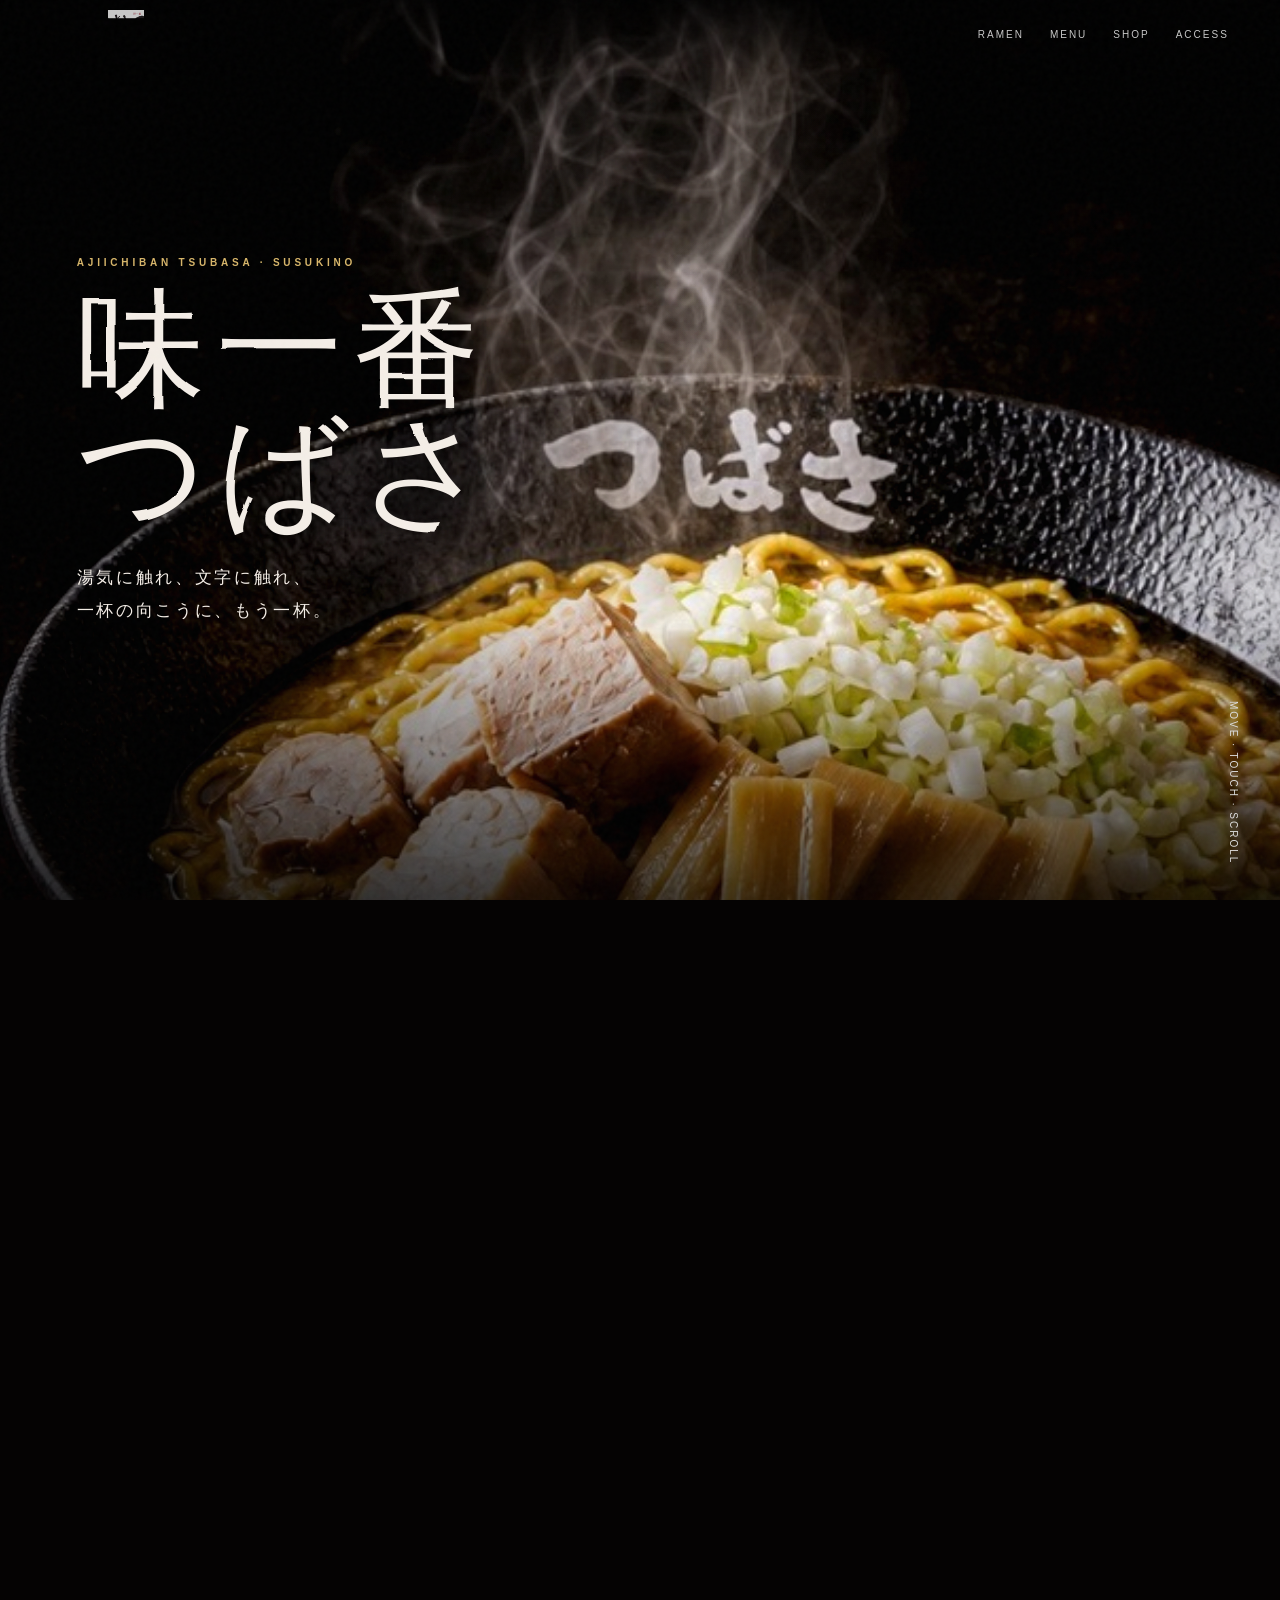
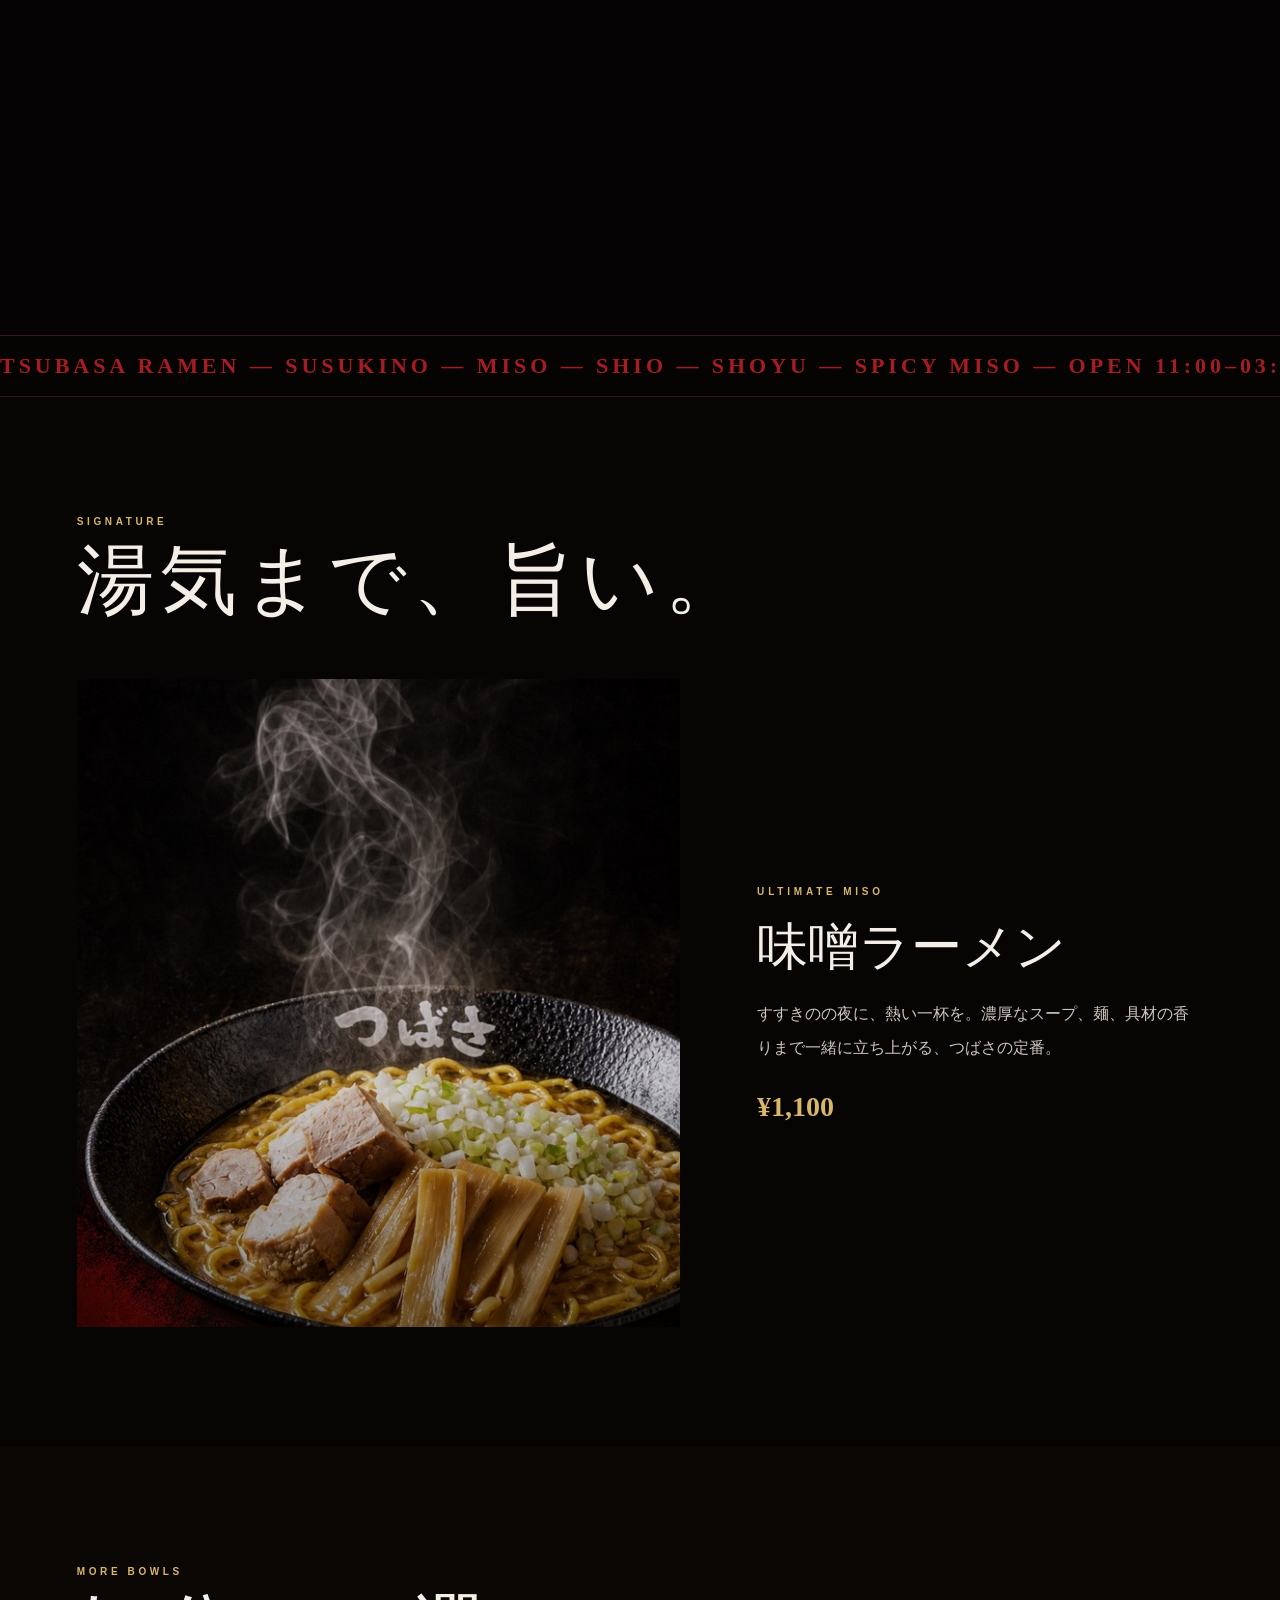
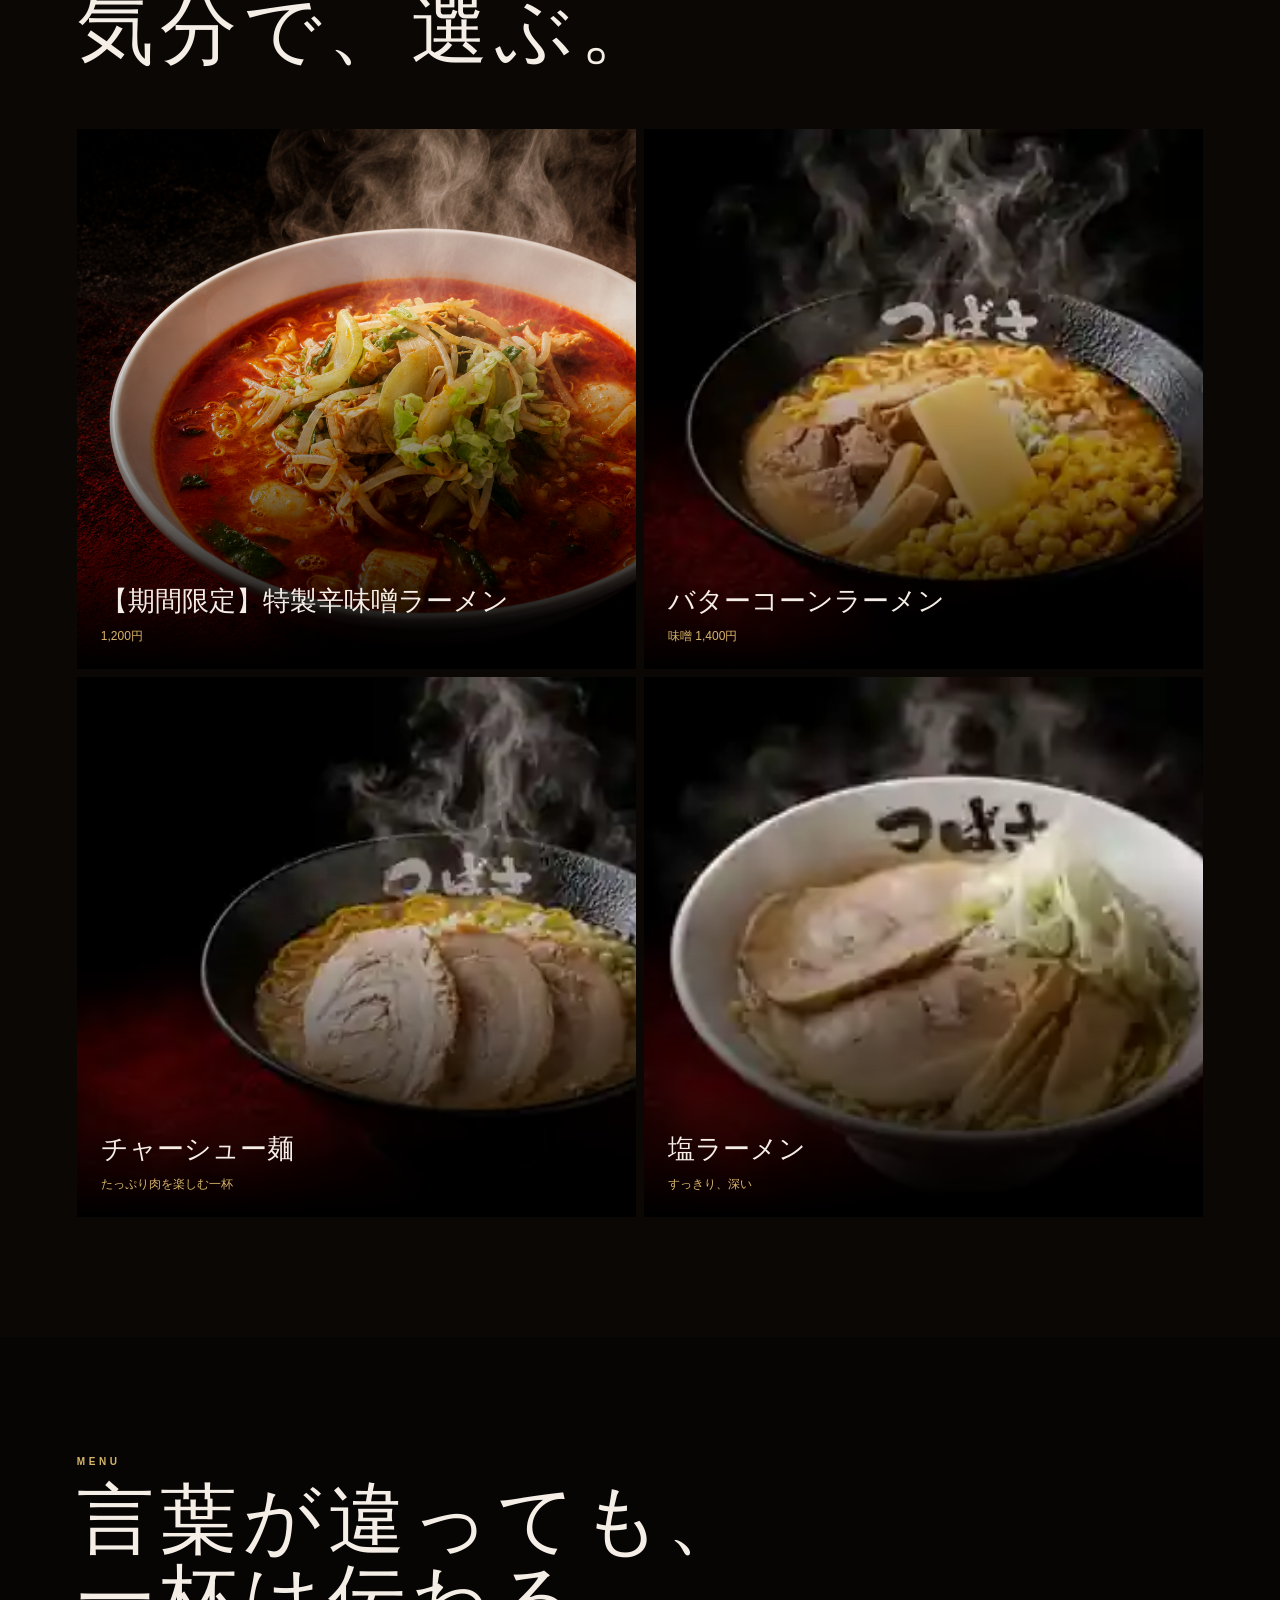
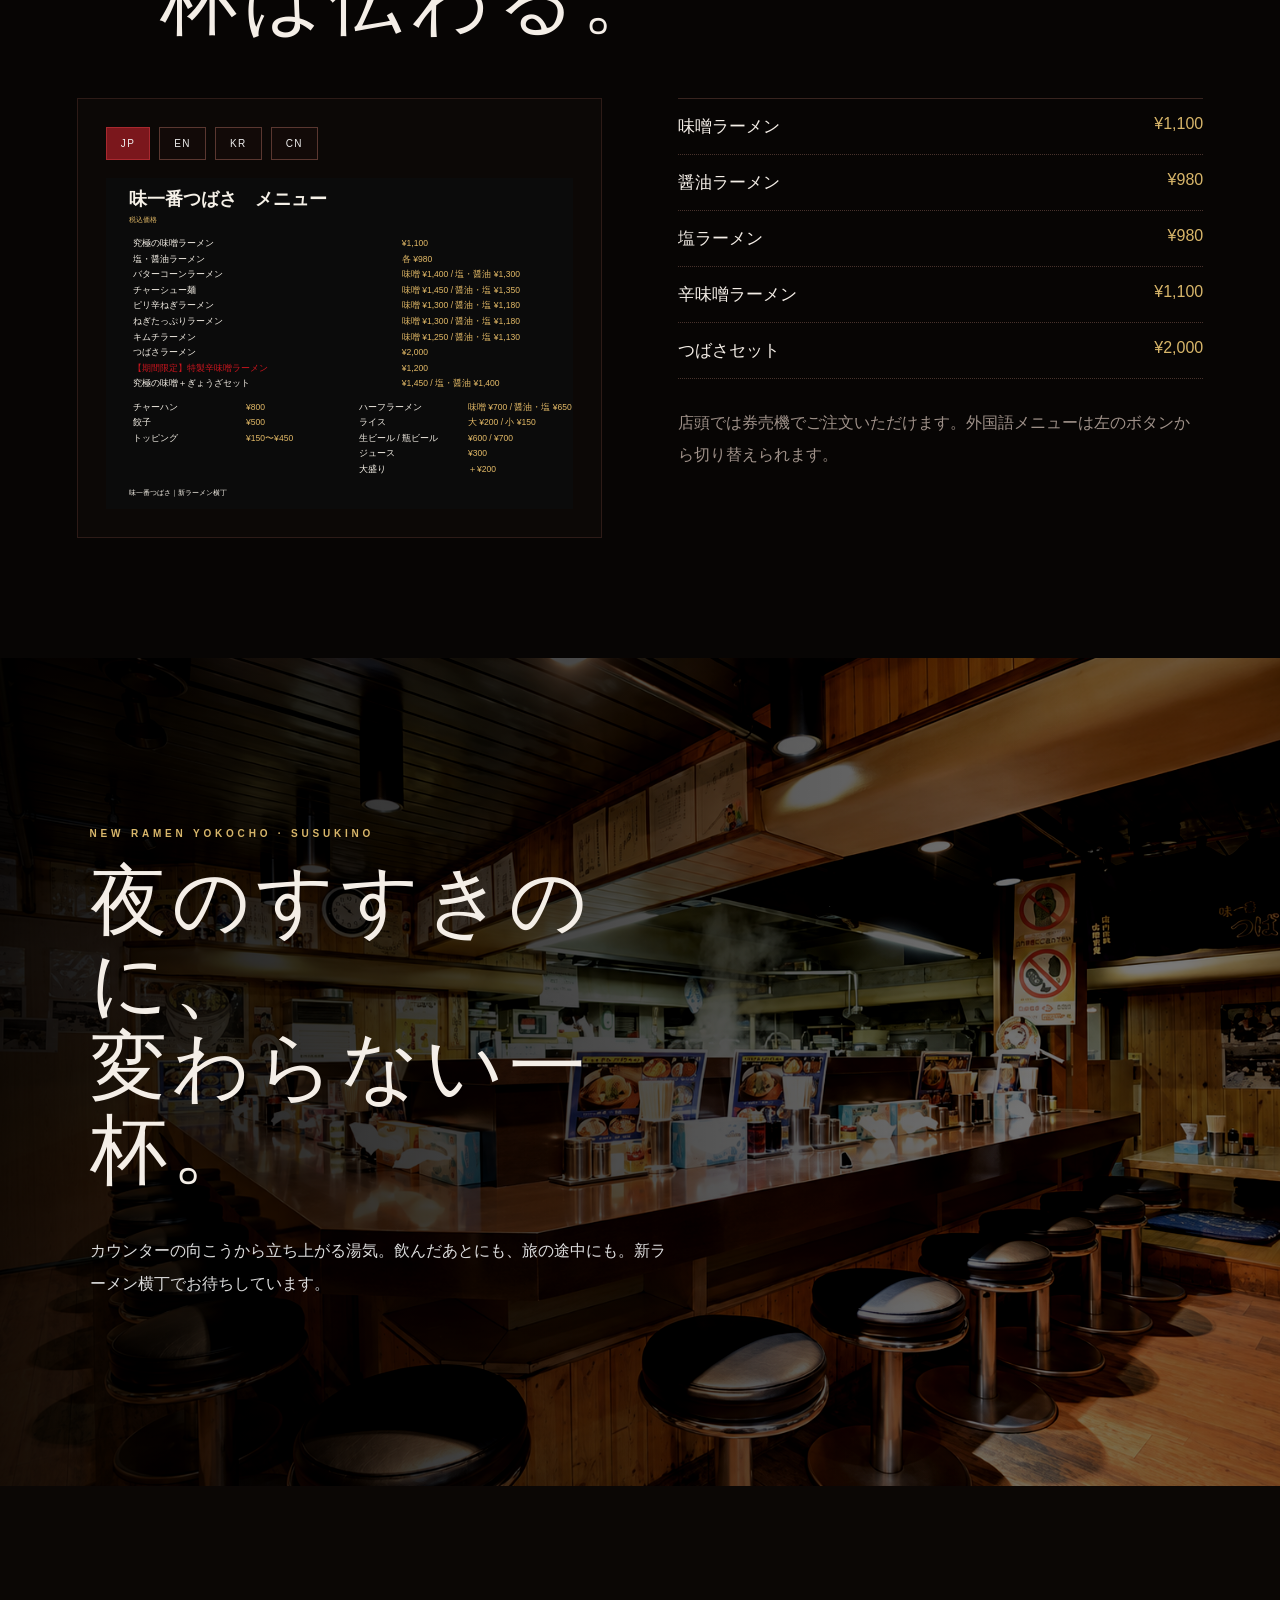
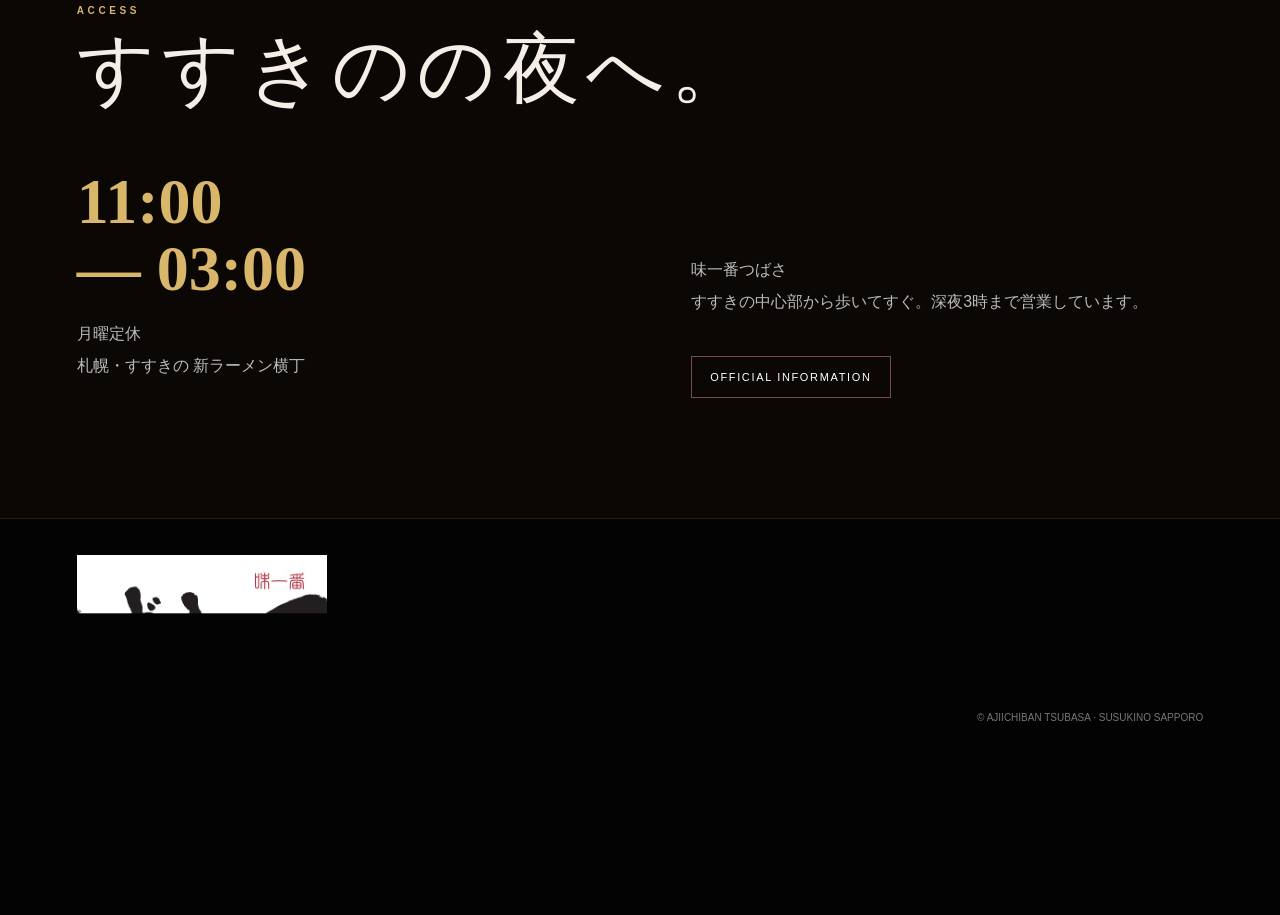
<file: index.html>
<!doctype html><html lang="ja"><head><meta charset="utf-8"><meta name="viewport" content="width=device-width,initial-scale=1,viewport-fit=cover"><meta name="theme-color" content="#050303"><title>味一番つばさ｜札幌すすきの 新ラーメン横丁</title><style>:root{--red:#c91b22;--gold:#d8b66a;--paper:#f4eee7;--ink:#080403}*{box-sizing:border-box}html{scroll-behavior:smooth;background:#050303}body{margin:0;background:#050303;color:var(--paper);font-family:-apple-system,BlinkMacSystemFont,"Hiragino Sans","Yu Gothic",sans-serif;overflow-x:hidden}.nav{position:fixed;z-index:80;left:0;right:0;top:0;height:68px;padding:0 4vw;display:flex;align-items:center;justify-content:space-between;background:linear-gradient(#000d,transparent)}.nav img{width:150px;max-height:46px;object-fit:contain}.navlinks{display:flex;gap:26px}.nav a{color:#fff;text-decoration:none;font-size:10px;letter-spacing:.2em;opacity:.78}.hero{height:215vh;position:relative}.sticky{position:sticky;top:0;height:100svh;overflow:hidden;background:#000}.photo,.reveal{position:absolute;inset:0;background-size:cover;background-position:center 54%;transform:scale(1.035)}.photo{background-image:linear-gradient(90deg,rgba(0,0,0,.5),rgba(0,0,0,.03) 62%,rgba(0,0,0,.2)),url("./assets/ramen-user.jpg");filter:brightness(1.05) contrast(1.08) saturate(1.04)}.reveal{background-image:linear-gradient(90deg,rgba(0,0,0,.24),rgba(0,0,0,.02)),url("./assets/food/limited.webp");clip-path:circle(var(--reveal,0px) at var(--mx,50%) var(--my,50%));filter:brightness(1.06) saturate(1.18) contrast(1.12)}canvas.fx{position:absolute;inset:0;width:100%;height:100%;pointer-events:none}.ink{z-index:3;mix-blend-mode:multiply;opacity:var(--inkOpacity, 1)}.steam{z-index:4;mix-blend-mode:screen}.particles{z-index:7}.shade{position:absolute;inset:0;z-index:5;pointer-events:none;background:linear-gradient(0deg,#000b 0,transparent 30%,transparent 78%,#0004)}.brand{position:absolute;z-index:8;left:6vw;top:50%;transform:translateY(calc(-50% + var(--brandY,0)));max-width:82vw;opacity:var(--brandOpacity, 1)}.eyebrow{font:600 10px/1.4 -apple-system,sans-serif;letter-spacing:.38em;color:var(--gold);margin-bottom:20px}.liquidTitle{margin:0;font:400 clamp(58px, 10vw, 150px)/0.95 "Yu Mincho","Hiragino Mincho ProN",serif;letter-spacing:.08em;display:inline-block;filter:url(#liquid);text-shadow:0 8px 32px #000}.liquidTitle span{display:block}.lead{font:400 clamp(13px, 1.3vw, 18px)/2 "Yu Mincho",serif;letter-spacing:.16em;margin-top:28px;text-shadow:0 3px 18px #000}.hint{position:absolute;z-index:9;right:3vw;bottom:4vh;font:10px/1.7 -apple-system,sans-serif;letter-spacing:.2em;color:#ddd;writing-mode:vertical-rl;opacity:var(--hintOpacity, 1)}.progress{position:absolute;z-index:10;left:0;bottom:0;height:2px;width:var(--progress,0%);background:var(--red);box-shadow:0 0 16px #ff2930}.phase{position:absolute;z-index:9;left:50%;bottom:7vh;transform:translateX(-50%);font:9px/1.6 -apple-system,sans-serif;letter-spacing:.28em;color:#eee;text-shadow:0 2px 12px #000;opacity:var(--phaseOpacity, 0);white-space:nowrap}.section{position:relative;padding:120px 6vw;background:#070504}.section.alt{background:#0b0705}.headline{margin:0 0 58px;font:400 clamp(42px, 6vw, 86px)/1.04 "Yu Mincho",serif;letter-spacing:.08em}.headline small{display:block;margin-bottom:14px;color:var(--gold);font:700 10px/1 sans-serif;letter-spacing:.36em}.signatureGrid{display:grid;grid-template-columns:1.15fr 0.85fr;gap:6vw;align-items:center}.featurePhoto{position:relative;min-height:72vh;overflow:hidden;background:#111}.featurePhoto img{width:100%;height:100%;position:absolute;inset:0;object-fit:cover;transition:transform 1.2s cubic-bezier(.2, .7, .2, 1)}.featurePhoto:hover img{transform:scale(1.035)}.featurePhoto:after{content:"";position:absolute;inset:0;background:linear-gradient(0deg,#0007,transparent 58%)}.copyBlock h3{font:400 clamp(36px, 4vw, 66px)/1.1 "Yu Mincho",serif;margin:0 0 22px}.copyBlock p{color:#cfc5bd;line-height:2.1;max-width:560px}.price{margin-top:28px;color:var(--gold);font:700 28px/1 Georgia,serif}.cards{display:grid;grid-template-columns:repeat(2,1fr);gap:8px}.card{position:relative;min-height:540px;overflow:hidden;background:#111}.card img{position:absolute;inset:0;width:100%;height:100%;object-fit:cover;transition:.9s}.card:hover img{transform:scale(1.04)}.card:after{content:"";position:absolute;inset:0;z-index:2;background:linear-gradient(0deg,#000 0,transparent 65%)}.card-steam{position:absolute;inset:0;z-index:1;width:100%;height:100%;pointer-events:none;mix-blend-mode:screen}.cap{position:absolute;z-index:3;left:24px;right:20px;bottom:24px}.cap h3{font:400 27px "Yu Mincho",serif;margin:0 0 7px}.cap span{color:var(--gold);font-size:12px}.menuStage{display:grid;grid-template-columns:1fr 1fr;gap:6vw;align-items:start}.menuArt{position:sticky;top:90px;padding:28px;border:1px solid #2d1b17;background:#0c0806}.menuArt img{display:block;width:100%;height:auto}.langButtons{display:flex;gap:9px;flex-wrap:wrap;margin-bottom:18px}.langButtons button{border:1px solid #5a3730;background:#120a08;color:#eee;padding:10px 14px;cursor:pointer;font-size:10px;letter-spacing:.14em}.langButtons button.on{background:#7b171c;border-color:#a9292f}.menuList{border-top:1px solid #38241f}.menuRow{display:flex;justify-content:space-between;gap:18px;padding:16px 0;border-bottom:1px dotted #47322c}.menuRow b{font:400 17px "Yu Mincho",serif}.menuRow span{color:var(--gold);white-space:nowrap}.store{min-height:92vh;position:relative;overflow:hidden;background:#000}.storeBg{position:absolute;inset:0;background:url("./assets/store-interior.png") center/cover no-repeat;filter:brightness(.48) contrast(1.08);transform:scale(1.02)}.store:after{content:"";position:absolute;inset:0;background:linear-gradient(90deg,#000c 0,#0005 52%,transparent 85%)}.storeCopy{position:relative;z-index:2;min-height:92vh;padding:12vh 7vw;display:flex;flex-direction:column;justify-content:center;width:min(760px,90vw)}.storeCopy h2{font:400 clamp(44px, 6vw, 88px)/1.08 "Yu Mincho",serif;margin:0 0 25px;letter-spacing:.07em}.storeCopy p{line-height:2.1;color:#ddd}.access{display:grid;grid-template-columns:1fr 1fr;gap:8vw;align-items:end}.hours{font:700 clamp(38px, 5vw, 70px)/1.05 Georgia,serif;color:var(--gold)}.access p{line-height:2;color:#bbb}.cta{display:inline-flex;margin-top:22px;padding:14px 18px;border:1px solid #7b4c42;color:#fff;text-decoration:none;font-size:11px;letter-spacing:.15em}.marquee{overflow:hidden;white-space:nowrap;border-block:1px solid #38191a;background:#060303;padding:17px 0;color:#a51d23;font:900 22px Georgia,serif;letter-spacing:.18em}.marquee span{display:inline-block;animation:mq 28s linear infinite}.grain{position:fixed;inset:0;z-index:90;pointer-events:none;opacity:.05;background-image:url("data:image/svg+xml,%3Csvg viewBox='0 0 180 180' xmlns='http://www.w3.org/2000/svg'%3E%3Cfilter id='n'%3E%3CfeTurbulence type='fractalNoise' baseFrequency='.9' numOctaves='3'/%3E%3C/filter%3E%3Crect width='100%25' height='100%25' filter='url(%23n)' opacity='.55'/%3E%3C/svg%3E")}footer{padding:36px 6vw;background:#030303;border-top:1px solid #2b1816;color:#777;font-size:10px;display:flex;justify-content:space-between;gap:20px;align-items:center}footer img{width:min(250px,45vw)}@keyframes mq{to{transform:translateX(-50%)}}@media (max-width:820px){.nav{height:58px;padding:0 15px}.nav img{width:120px}.navlinks a:not(:last-child){display:none}.hero{height:190vh}.brand{left:7vw;top:56%}.liquidTitle{font-size:clamp(48px, 16vw, 82px)}.lead{font-size:12px}.photo,.reveal{background-position:center 52%}.hint{right:12px}.eyebrow{letter-spacing:.24em}.phase{font-size:8px;letter-spacing:.18em}.section{padding:80px 20px}.access,.menuStage,.signatureGrid{grid-template-columns:1fr}.featurePhoto{min-height:62svh}.cards{grid-template-columns:1fr}.card{min-height:65svh}.menuArt{position:relative;top:auto}.storeCopy{padding:90px 24px}.storeCopy h2{font-size:clamp(40px, 12vw, 66px)}footer{display:block;line-height:2}}@media (prefers-reduced-motion:reduce){*{animation:none!important;transition:none!important}.liquidTitle{filter:none}.card-steam{display:none}}</style></head><body><div class="grain"></div><header class="nav"><a href="#top"><img src="assets/logo-horizontal.jpg" alt="味一番つばさ"></a><nav class="navlinks"><a href="#ramen">RAMEN</a><a href="#menu">MENU</a><a href="#shop">SHOP</a><a href="#access">ACCESS</a></nav></header><main><section class="hero" id="top"><div class="sticky" id="stage"><div class="photo"></div><div class="reveal"></div><canvas class="fx ink" id="ink"></canvas><canvas class="fx steam" id="steam"></canvas><div class="shade"></div><canvas class="fx particles" id="particles"></canvas><div class="brand"><div class="eyebrow">AJIICHIBAN TSUBASA · SUSUKINO</div><h1 class="liquidTitle" id="title"><span>味一番</span><span>つばさ</span></h1><p class="lead">湯気に触れ、文字に触れ、<br>一杯の向こうに、もう一杯。</p></div><div class="hint">MOVE · TOUCH · SCROLL</div><div class="phase">INK BECOMES PARTICLES</div><div class="progress"></div><svg width="0" height="0" aria-hidden="true"><filter id="liquid"><feTurbulence id="noise" type="fractalNoise" baseFrequency=".008 .02" numOctaves="2" seed="3" result="n"/><feDisplacementMap id="disp" in="SourceGraphic" in2="n" scale="0" xChannelSelector="R" yChannelSelector="B"/></filter></svg></div></section><div class="marquee"><span>TSUBASA RAMEN — SUSUKINO — MISO — SHIO — SHOYU — SPICY MISO — OPEN 11:00–03:00 — TSUBASA RAMEN — SUSUKINO — MISO — SHIO — SHOYU — SPICY MISO — OPEN 11:00–03:00 —</span></div><section class="section" id="ramen"><h2 class="headline"><small>SIGNATURE</small>湯気まで、旨い。</h2><div class="signatureGrid"><div class="featurePhoto"><img src="assets/ramen-user.jpg" alt="味一番つばさのラーメン"></div><div class="copyBlock"><div class="eyebrow">ULTIMATE MISO</div><h3>味噌ラーメン</h3><p>すすきのの夜に、熱い一杯を。濃厚なスープ、麺、具材の香りまで一緒に立ち上がる、つばさの定番。</p><div class="price">¥1,100</div></div></div></section><section class="section alt"><h2 class="headline"><small>MORE BOWLS</small>気分で、選ぶ。</h2><div class="cards"><article class="card"><img src="assets/spicy-miso-limited.png" alt="期間限定 特製辛味噌ラーメン"><div class="cap"><h3>【期間限定】特製辛味噌ラーメン</h3><span>1,200円</span></div></article><article class="card steaming-card"><img src="assets/food/butter.webp" alt="バターコーンラーメン"><canvas class="card-steam" aria-hidden="true"></canvas><div class="cap"><h3>バターコーンラーメン</h3><span>味噌 1,400円</span></div></article><article class="card"><img src="assets/food/chashu.webp" alt="チャーシュー麺"><div class="cap"><h3>チャーシュー麺</h3><span>たっぷり肉を楽しむ一杯</span></div></article><article class="card"><img src="assets/food/shio.webp" alt="塩ラーメン"><div class="cap"><h3>塩ラーメン</h3><span>すっきり、深い</span></div></article></div></section><section class="section" id="menu"><h2 class="headline"><small>MENU</small>言葉が違っても、<br>一杯は伝わる。</h2><div class="menuStage"><div class="menuArt"><div class="langButtons"><button class="on" data-menu="ja">JP</button><button data-menu="en">EN</button><button data-menu="ko">KR</button><button data-menu="zh">CN</button></div><img id="menuImage" src="assets/menu/menu-ja.svg" alt="メニュー"></div><div><div class="menuList"><div class="menuRow"><b>味噌ラーメン</b><span>¥1,100</span></div><div class="menuRow"><b>醤油ラーメン</b><span>¥980</span></div><div class="menuRow"><b>塩ラーメン</b><span>¥980</span></div><div class="menuRow"><b>辛味噌ラーメン</b><span>¥1,100</span></div><div class="menuRow"><b>つばさセット</b><span>¥2,000</span></div></div><p style="color:#9f9189;line-height:2;margin-top:28px">店頭では券売機でご注文いただけます。外国語メニューは左のボタンから切り替えられます。</p></div></div></section><section class="store" id="shop"><div class="storeBg"></div><div class="storeCopy"><div class="eyebrow">NEW RAMEN YOKOCHO · SUSUKINO</div><h2>夜のすすきのに、<br>変わらない一杯。</h2><p>カウンターの向こうから立ち上がる湯気。飲んだあとにも、旅の途中にも。新ラーメン横丁でお待ちしています。</p></div></section><section class="section alt" id="access"><h2 class="headline"><small>ACCESS</small>すすきのの夜へ。</h2><div class="access"><div><div class="hours">11:00<br>— 03:00</div><p>月曜定休<br>札幌・すすきの 新ラーメン横丁</p></div><div><p>味一番つばさ<br>すすきの中心部から歩いてすぐ。深夜3時まで営業しています。</p><a class="cta" href="https://www.tubasa-susukino.com/">OFFICIAL INFORMATION</a></div></div></section></main><footer><img src="assets/logo-horizontal.jpg" alt="味一番つばさ"><span>© AJIICHIBAN TSUBASA · SUSUKINO SAPPORO</span></footer><script>(()=>{const t=document.querySelector("#stage"),e=document.querySelector(".hero"),a=document.querySelector("#ink"),n=document.querySelector("#steam"),o=document.querySelector("#particles"),r=a.getContext("2d"),i=n.getContext("2d"),l=o.getContext("2d"),s=document.querySelector("#title"),h=document.querySelector("#disp"),c=document.querySelector("#noise");let d=0,m=0,y=1,M=.52,u=.48,f=M,p=u,g=.52*innerWidth,x=.48*innerHeight,v=0,S=!1,P=0,b=!1;const q=[],C=[],R=[];function $(){const e=t.getBoundingClientRect();y=Math.min(devicePixelRatio||1,1.5),d=e.width,m=e.height;for(const t of[a,n,o])t.width=Math.round(d*y),t.height=Math.round(m*y),t.style.width=d+"px",t.style.height=m+"px";r.setTransform(y,0,0,y,0,0),i.setTransform(y,0,0,y,0,0),l.setTransform(y,0,0,y,0,0)}function I(e,a){const n=t.getBoundingClientRect();f=Math.max(0,Math.min(1,(e-n.left)/n.width)),p=Math.max(0,Math.min(1,(a-n.top)/n.height));const o=e-g,r=a-x;v=Math.min(48,Math.hypot(o,r)),g=e,x=a;const i=s.getBoundingClientRect();S=e>i.left&&e<i.right&&a>i.top&&a<i.bottom,v>2&&(q.push({x:e-n.left,y:a-n.top,vx:.02*o,vy:-.5-.4*Math.random(),r:12+16*Math.random(),a:.17,life:1}),Math.random()>.52&&C.push({x:e-n.left,y:a-n.top,vx:.05*o,vy:.05*r,r:10+.22*v,life:1}))}function A(t,e,a,n){const o=i.createRadialGradient(t,e,0,t,e,a);o.addColorStop(0,`rgba(255,252,246,${n})`),o.addColorStop(.4,`rgba(245,244,240,${.38*n})`),o.addColorStop(1,"rgba(235,235,235,0)"),i.fillStyle=o,i.beginPath(),i.arc(t,e,a,0,2*Math.PI),i.fill()}function E(t){const e=r.createRadialGradient(t.x,t.y,0,t.x,t.y,2.2*t.r);e.addColorStop(0,`rgba(5,2,2,${.62*t.life})`),e.addColorStop(.5,`rgba(8,4,4,${.24*t.life})`),e.addColorStop(1,"rgba(0,0,0,0)"),r.fillStyle=e,r.beginPath(),r.arc(t.x,t.y,2.2*t.r,0,2*Math.PI),r.fill()}addEventListener("resize",$),$(),addEventListener("pointermove",t=>I(t.clientX,t.clientY),{passive:!0}),addEventListener("touchmove",t=>{const e=t.touches[0];e&&I(e.clientX,e.clientY)},{passive:!0}),requestAnimationFrame(function a(){P+=.016,M+=.08*(f-M),u+=.08*(p-u),v*=.9,i.clearRect(0,0,d,m),r.save(),r.globalCompositeOperation="destination-out",r.fillStyle="rgba(0,0,0,.045)",r.fillRect(0,0,d,m),r.restore();const n=.54*d,o=.53*m;for(let t=0;t<8;t++){const e=(.05*P+t/8)%1,a=Math.sin(Math.PI*e);A(n+20*Math.sin(.4*P+2.4*t+5*e)+22*(M-.5)*e,o-220*e,18+35*e,.05*a)}for(let t=q.length-1;t>=0;t--){const e=q[t];e.x+=e.vx+.18*(M-.5),e.y+=e.vy,e.r+=.4,e.life-=.014,A(e.x,e.y,e.r,e.a*Math.max(0,e.life)),e.life<=0&&q.splice(t,1)}for(let t=C.length-1;t>=0;t--){const e=C[t];e.x+=e.vx,e.y+=e.vy,e.vx*=.96,e.vy*=.96,e.r+=.35,e.life-=.02,E(e),e.life<=0&&C.splice(t,1)}const s=Math.max(0,Math.min(1,-e.getBoundingClientRect().top/(e.offsetHeight-innerHeight))),y=Math.min(1,s/.58),g=Math.max(0,(s-.58)/.42),x=(.86*y+Math.min(v/100,.12))*Math.hypot(d,m);t.style.setProperty("--mx",100*M+"%"),t.style.setProperty("--my",100*u+"%"),t.style.setProperty("--reveal",x+"px"),t.style.setProperty("--progress",100*s+"%"),t.style.setProperty("--inkOpacity",String(1-.88*g)),t.style.setProperty("--brandOpacity",String(Math.max(.12,1-1.18*g))),t.style.setProperty("--brandY",42*-g+"px"),t.style.setProperty("--hintOpacity",String(Math.max(0,1-1.7*s))),t.style.setProperty("--phaseOpacity",String(Math.sin(Math.min(1,g)*Math.PI))),g>.02&&!b&&(!function(){R.length=0;const t=Math.min(650,Math.max(280,Math.round(.44*d)));for(let e=0;e<t;e++){const t=Math.random()*Math.PI*2,e=Math.pow(Math.random(),.55)*Math.min(d,m)*.22;R.push({x:d*(.5+.18*(Math.random()-.5))+Math.cos(t)*e*.35,y:m*(.56+.18*(Math.random()-.5))+Math.sin(t)*e*.28,vx:Math.cos(t)*(1.1+4.5*Math.random())+1.3*(Math.random()-.5),vy:Math.sin(t)*(1+3.7*Math.random())-.5-1.6*Math.random(),r:.7+2.7*Math.random(),life:.65+.5*Math.random()})}}(),b=!0),g<.01&&(b=!1),function(t){if(l.clearRect(0,0,d,m),!(t<=0))for(let e=R.length-1;e>=0;e--){const a=R[e];a.vx*=.992,a.vy=.992*a.vy+.006,a.x+=a.vx*(.5+1.7*t),a.y+=a.vy*(.5+1.7*t),a.life-=.003+.004*t;const n=Math.max(0,Math.min(.78,a.life))*Math.min(1,2.2*t);l.fillStyle=`rgba(15,8,7,${n})`,l.beginPath(),l.arc(a.x,a.y,a.r*(.7+.8*t),0,2*Math.PI),l.fill(),a.life<=0&&R.splice(e,1)}}(g),h.setAttribute("scale",((S?28:3)+.45*v+12*y+16*g).toFixed(1)),c.setAttribute("baseFrequency",`${(.008+.002*Math.sin(.7*P)+.004*g).toFixed(4)} ${(.018+15e-5*v+.006*g).toFixed(4)}`),requestAnimationFrame(a)}),document.querySelectorAll("[data-menu]").forEach(t=>t.addEventListener("click",()=>{document.querySelectorAll("[data-menu]").forEach(t=>t.classList.remove("on")),t.classList.add("on"),document.querySelector("#menuImage").src=`assets/menu/menu-${t.dataset.menu}.svg`}))})()</script><script src="card-steam.js" defer="defer"></script></body></html>
</file>
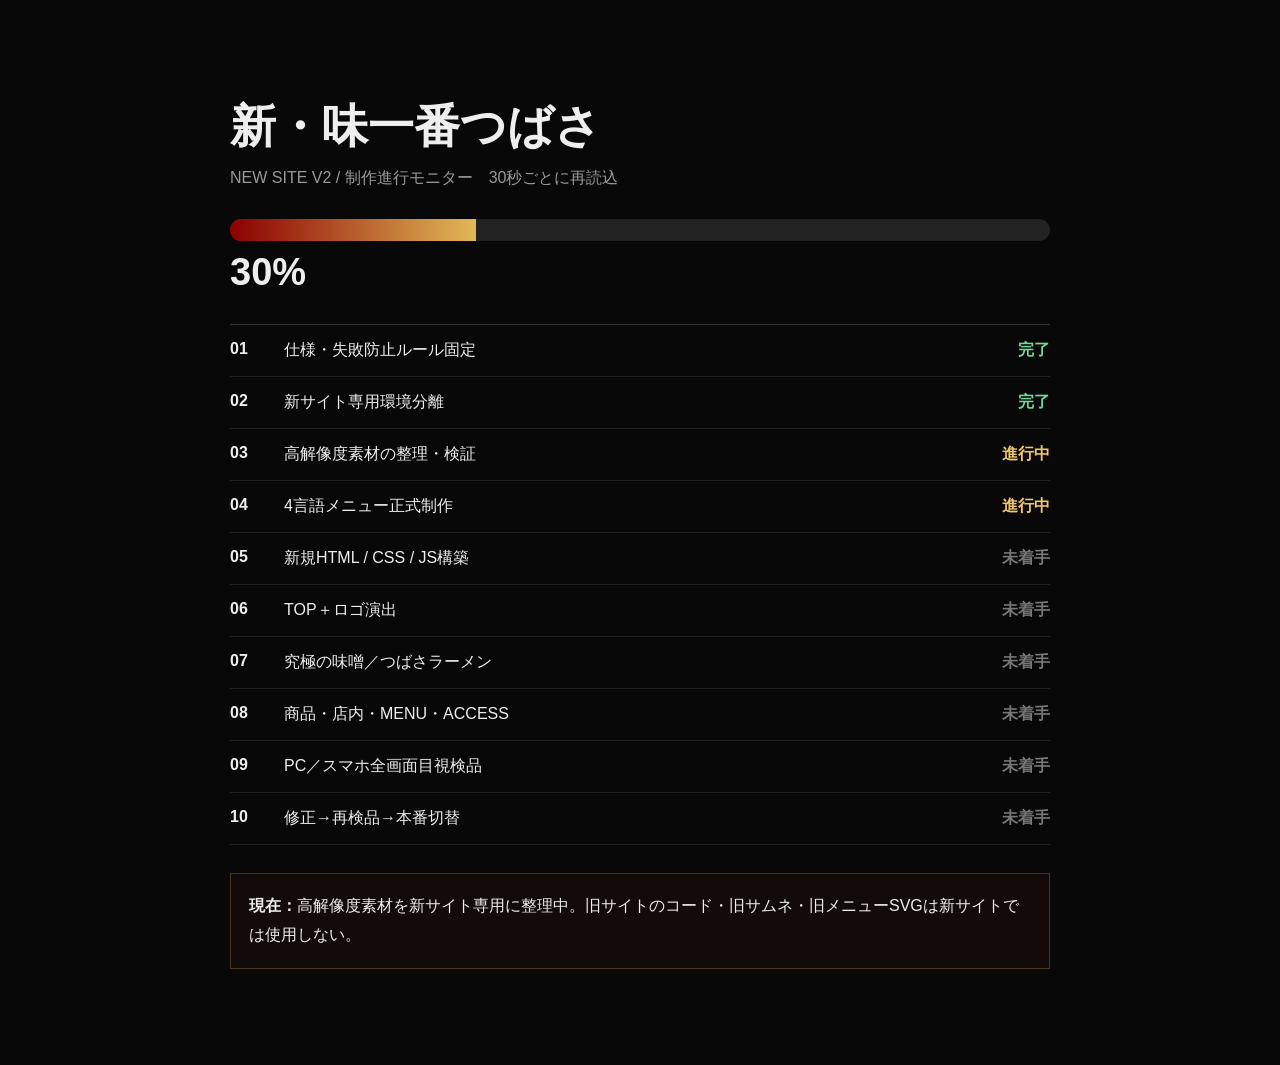
<file: progress/index.html>
<!doctype html><html lang="ja"><meta charset="utf-8"><meta name="viewport" content="width=device-width,initial-scale=1"><meta http-equiv="refresh" content="30"><title>新・味一番つばさ 制作進行</title><style>body{margin:0;background:#080808;color:#eee;font-family:-apple-system,BlinkMacSystemFont,"Noto Sans JP",sans-serif}.wrap{max-width:820px;margin:8vh auto;padding:24px}h1{font-size:clamp(24px,5vw,46px);margin:0 0 10px}.sub{color:#999}.bar{height:22px;background:#222;border-radius:99px;overflow:hidden;margin:30px 0 10px}.fill{height:100%;width:30%;background:linear-gradient(90deg,#8b0000,#e2b857)}.pct{font-size:38px;font-weight:800}.grid{margin-top:30px;border-top:1px solid #333}.row{display:grid;grid-template-columns:42px 1fr auto;gap:12px;padding:15px 0;border-bottom:1px solid #222}.ok{color:#73d69a}.run{color:#f2c66d}.wait{color:#777}.alert{color:#ff6868}.note{margin-top:28px;padding:18px;border:1px solid #432;background:#120b09;line-height:1.8}</style><div class="wrap"><h1>新・味一番つばさ</h1><div class="sub">NEW SITE V2 / 制作進行モニター　30秒ごとに再読込</div><div class="bar"><div class="fill"></div></div><div class="pct">30%</div><div class="grid"><div class="row"><b>01</b><span>仕様・失敗防止ルール固定</span><b class="ok">完了</b></div><div class="row"><b>02</b><span>新サイト専用環境分離</span><b class="ok">完了</b></div><div class="row"><b>03</b><span>高解像度素材の整理・検証</span><b class="run">進行中</b></div><div class="row"><b>04</b><span>4言語メニュー正式制作</span><b class="run">進行中</b></div><div class="row"><b>05</b><span>新規HTML / CSS / JS構築</span><b class="wait">未着手</b></div><div class="row"><b>06</b><span>TOP＋ロゴ演出</span><b class="wait">未着手</b></div><div class="row"><b>07</b><span>究極の味噌／つばさラーメン</span><b class="wait">未着手</b></div><div class="row"><b>08</b><span>商品・店内・MENU・ACCESS</span><b class="wait">未着手</b></div><div class="row"><b>09</b><span>PC／スマホ全画面目視検品</span><b class="wait">未着手</b></div><div class="row"><b>10</b><span>修正→再検品→本番切替</span><b class="wait">未着手</b></div></div><div class="note"><b>現在：</b>高解像度素材を新サイト専用に整理中。旧サイトのコード・旧サムネ・旧メニューSVGは新サイトでは使用しない。</div></div></html>
</file>
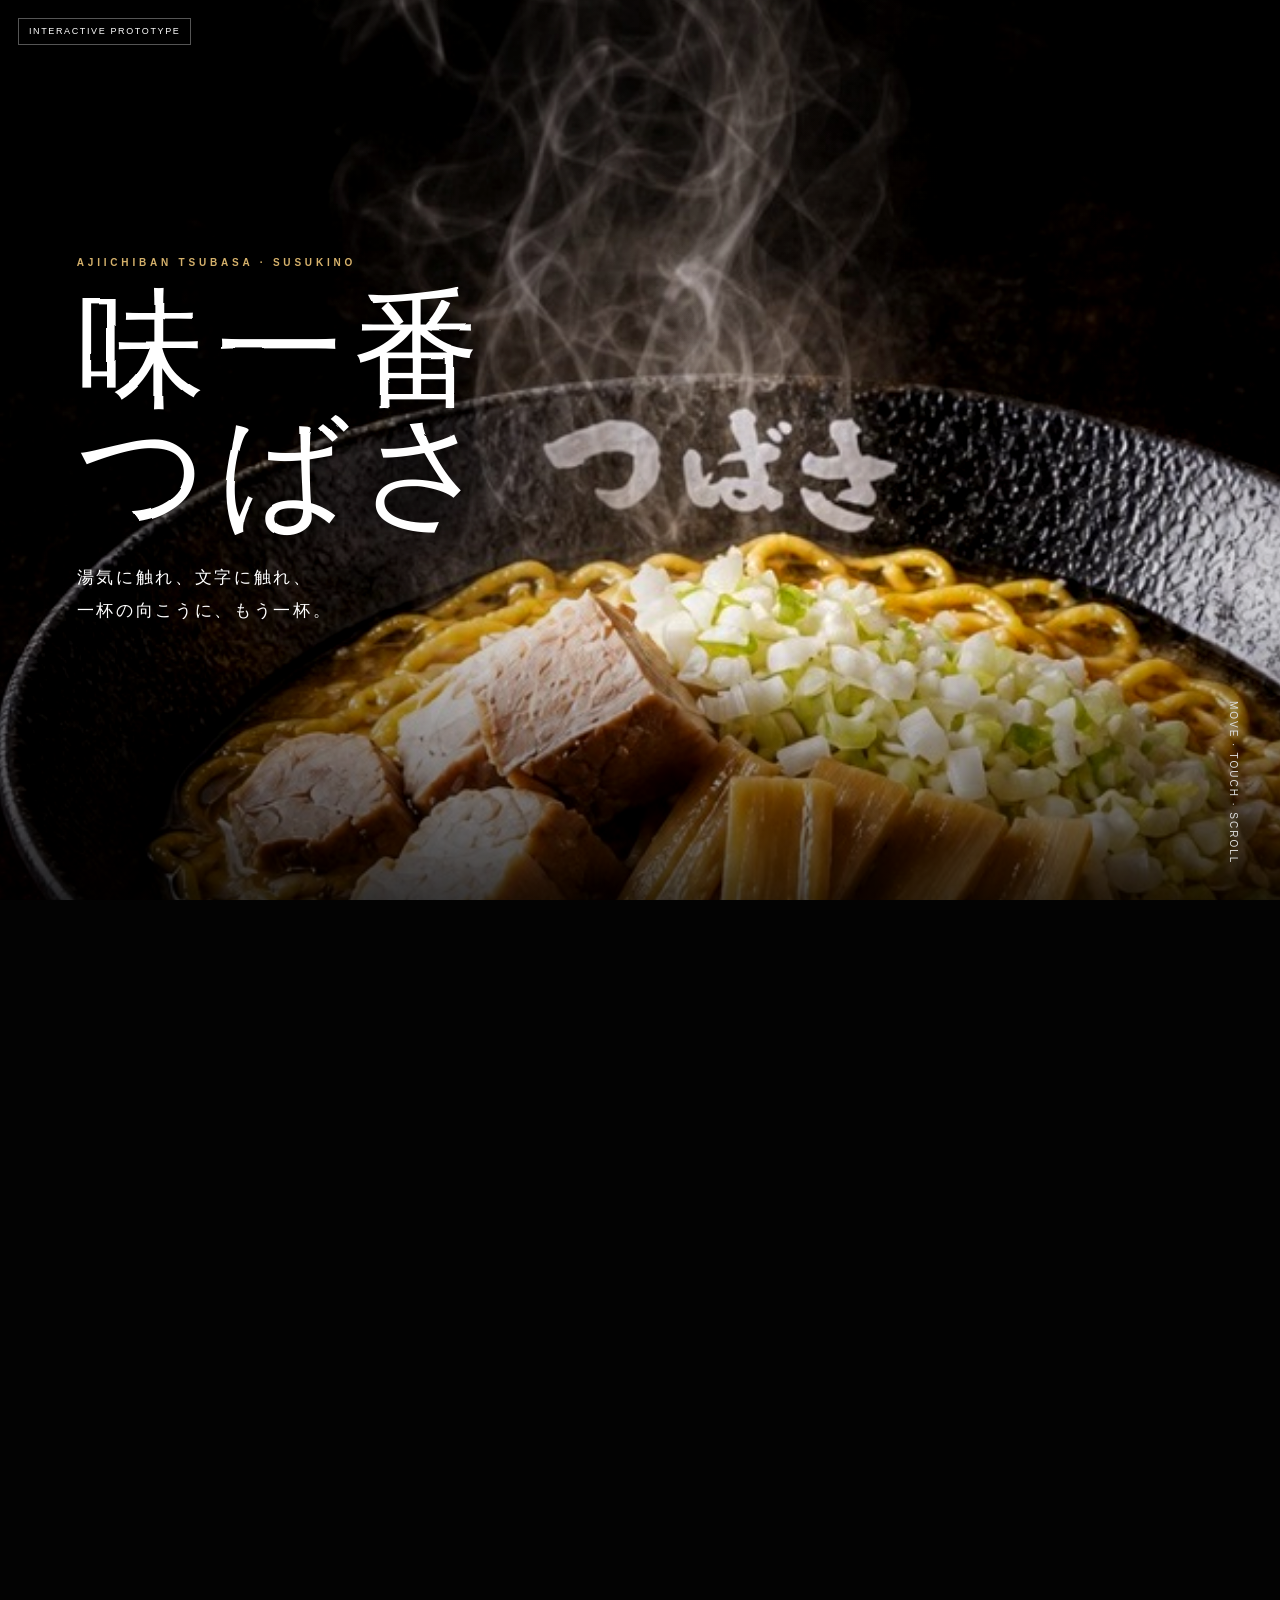
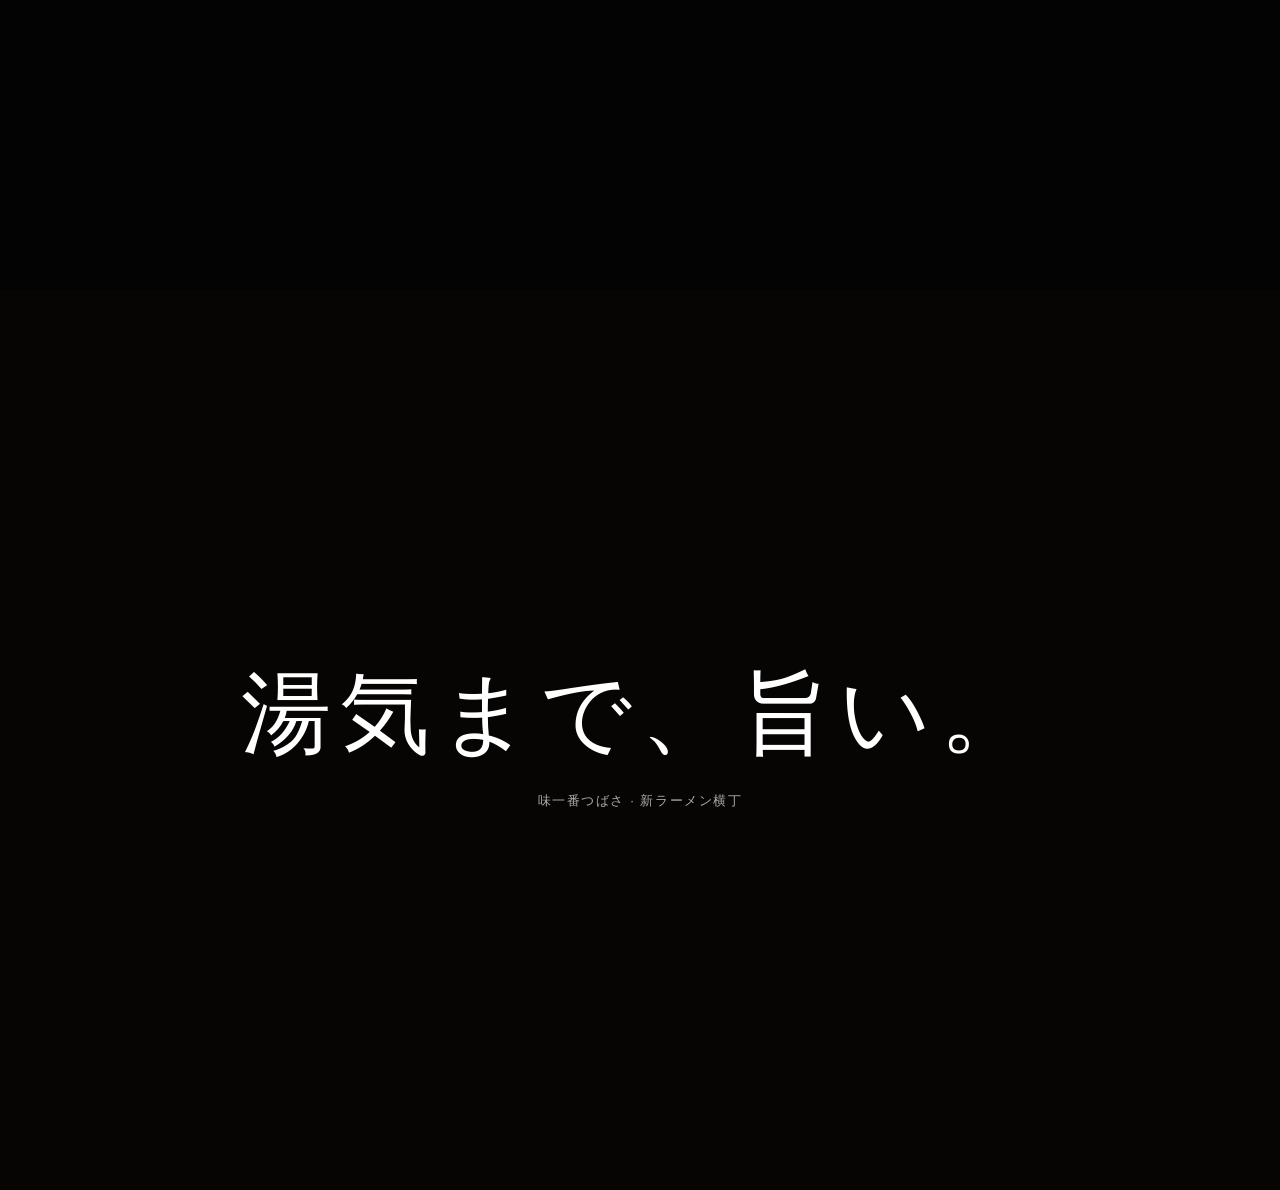
<file: demo-fluid-reveal.html>
<!doctype html><html lang="ja"><head><meta charset="utf-8"><meta name="viewport" content="width=device-width,initial-scale=1,viewport-fit=cover"><title>味一番つばさ｜Fluid Reveal Demo</title><style>*{box-sizing:border-box}html,body{margin:0;background:#030303;color:#fff;font-family:'Hiragino Mincho ProN','Yu Mincho',serif}body{overflow-x:hidden}.hero{height:210vh;position:relative}.sticky{position:sticky;top:0;height:100svh;overflow:hidden;background:#000}.photo,.reveal{position:absolute;inset:0;background-size:cover;background-position:center 54%;transform:scale(1.035)}.photo{background-image:linear-gradient(90deg,rgba(0,0,0,.48),rgba(0,0,0,.03) 62%,rgba(0,0,0,.2)),url('./assets/ramen-user.jpg');filter:brightness(1.05) contrast(1.08) saturate(1.04)}.reveal{background-image:linear-gradient(90deg,rgba(0,0,0,.24),rgba(0,0,0,.02)),url('./assets/food/limited.webp');clip-path:circle(var(--reveal,0px) at var(--mx,50%) var(--my,50%));filter:brightness(1.05) saturate(1.2) contrast(1.12);opacity:var(--revealOpacity,1)}canvas{position:absolute;inset:0;width:100%;height:100%;pointer-events:none}.ink{z-index:3;mix-blend-mode:multiply;opacity:var(--inkOpacity,1)}.steam{z-index:4;mix-blend-mode:screen}.particles{z-index:7}.shade{position:absolute;inset:0;z-index:5;pointer-events:none;background:linear-gradient(0deg,#000b 0,transparent 30%,transparent 78%,#0004)}.brand{position:absolute;z-index:8;left:6vw;top:50%;transform:translateY(calc(-50% + var(--brandY,0px)));max-width:82vw;opacity:var(--brandOpacity,1)}.eyebrow{font:600 10px/1.4 -apple-system,sans-serif;letter-spacing:.38em;color:#d5b16b;margin-bottom:20px}.title{margin:0;font-size:clamp(58px,10vw,150px);font-weight:400;letter-spacing:.08em;line-height:.95;display:inline-block;filter:url(#liquid);text-shadow:0 8px 32px #000}.title span{display:block}.lead{font-size:clamp(13px,1.3vw,18px);line-height:2;letter-spacing:.16em;margin-top:28px;text-shadow:0 3px 18px #000}.hint{position:absolute;z-index:9;right:3vw;bottom:4vh;font:10px/1.7 -apple-system,sans-serif;letter-spacing:.2em;color:#ddd;writing-mode:vertical-rl;opacity:var(--hintOpacity,1)}.progress{position:absolute;z-index:10;left:0;bottom:0;height:2px;width:var(--progress,0%);background:#c91b22;box-shadow:0 0 16px #ff2930}.phase{position:absolute;z-index:9;left:50%;bottom:7vh;transform:translateX(-50%);font:9px/1.6 -apple-system,sans-serif;letter-spacing:.28em;color:#eee;text-shadow:0 2px 12px #000;opacity:var(--phaseOpacity,0);white-space:nowrap}.after{min-height:100vh;background:#070504;padding:12vh 7vw;display:grid;place-items:center}.after h2{font-size:clamp(42px,7vw,100px);font-weight:400;letter-spacing:.1em;margin:0;text-align:center}.after p{font:13px/2 -apple-system,sans-serif;color:#aaa;text-align:center;letter-spacing:.12em}.badge{position:absolute;z-index:12;left:18px;top:18px;font:9px/1 -apple-system,sans-serif;letter-spacing:.18em;border:1px solid #ffffff55;padding:8px 10px;background:#0008}@media(max-width:700px){.hero{height:190vh}.brand{left:7vw;top:56%}.title{font-size:clamp(48px,16vw,82px)}.lead{font-size:12px}.photo,.reveal{background-position:center 52%}.hint{right:12px}.eyebrow{letter-spacing:.24em}.phase{font-size:8px;letter-spacing:.18em}}@media(prefers-reduced-motion:reduce){.title{filter:none}}</style></head><body><section class="hero" id="hero"><div class="sticky" id="stage"><div class="photo"></div><div class="reveal"></div><canvas class="ink" id="ink"></canvas><canvas class="steam" id="steam"></canvas><div class="shade"></div><canvas class="particles" id="particles"></canvas><div class="badge">INTERACTIVE PROTOTYPE</div><div class="brand"><div class="eyebrow">AJIICHIBAN TSUBASA · SUSUKINO</div><h1 class="title" id="title"><span>味一番</span><span>つばさ</span></h1><p class="lead">湯気に触れ、文字に触れ、<br>一杯の向こうに、もう一杯。</p></div><div class="hint">MOVE · TOUCH · SCROLL</div><div class="phase">INK BECOMES PARTICLES</div><div class="progress"></div><svg width="0" height="0" aria-hidden="true"><filter id="liquid"><feTurbulence id="noise" type="fractalNoise" baseFrequency=".008 .02" numOctaves="2" seed="3" result="n"/><feDisplacementMap id="disp" in="SourceGraphic" in2="n" scale="0" xChannelSelector="R" yChannelSelector="B"/></filter></svg></div></section><section class="after"><div><h2>湯気まで、旨い。</h2><p>味一番つばさ · 新ラーメン横丁</p></div></section><script>(()=>{const stage=document.querySelector('#stage'),hero=document.querySelector('#hero'),ink=document.querySelector('#ink'),steam=document.querySelector('#steam'),pc=document.querySelector('#particles'),ig=ink.getContext('2d'),sg=steam.getContext('2d'),pg=pc.getContext('2d'),title=document.querySelector('#title'),disp=document.querySelector('#disp'),noise=document.querySelector('#noise');let W=0,H=0,dpr=1,mx=.52,my=.48,tx=mx,ty=my,lx=innerWidth*.52,ly=innerHeight*.48,speed=0,hover=false,t=0,burstSeeded=false;const puffs=[],drops=[],particles=[];function size(){const r=stage.getBoundingClientRect();dpr=Math.min(devicePixelRatio||1,1.5);W=r.width;H=r.height;for(const c of[ink,steam,pc]){c.width=Math.round(W*dpr);c.height=Math.round(H*dpr);c.style.width=W+'px';c.style.height=H+'px'}ig.setTransform(dpr,0,0,dpr,0,0);sg.setTransform(dpr,0,0,dpr,0,0);pg.setTransform(dpr,0,0,dpr,0,0)}addEventListener('resize',size);size();function move(x,y){const r=stage.getBoundingClientRect();tx=Math.max(0,Math.min(1,(x-r.left)/r.width));ty=Math.max(0,Math.min(1,(y-r.top)/r.height));const dx=x-lx,dy=y-ly;speed=Math.min(48,Math.hypot(dx,dy));lx=x;ly=y;const tr=title.getBoundingClientRect();hover=x>tr.left&&x<tr.right&&y>tr.top&&y<tr.bottom;if(speed>2){puffs.push({x:x-r.left,y:y-r.top,vx:dx*.02,vy:-.5-Math.random()*.4,r:12+Math.random()*16,a:.17,life:1});if(Math.random()>.52)drops.push({x:x-r.left,y:y-r.top,vx:dx*.05,vy:dy*.05,r:10+speed*.22,life:1})}}addEventListener('pointermove',e=>move(e.clientX,e.clientY),{passive:true});addEventListener('touchmove',e=>{const q=e.touches[0];if(q)move(q.clientX,q.clientY)},{passive:true});function mist(x,y,r,a){const q=sg.createRadialGradient(x,y,0,x,y,r);q.addColorStop(0,`rgba(255,252,246,${a})`);q.addColorStop(.4,`rgba(245,244,240,${a*.38})`);q.addColorStop(1,'rgba(235,235,235,0)');sg.fillStyle=q;sg.beginPath();sg.arc(x,y,r,0,Math.PI*2);sg.fill()}function inkDrop(d){const q=ig.createRadialGradient(d.x,d.y,0,d.x,d.y,d.r*2.2);q.addColorStop(0,`rgba(5,2,2,${.62*d.life})`);q.addColorStop(.5,`rgba(8,4,4,${.24*d.life})`);q.addColorStop(1,'rgba(0,0,0,0)');ig.fillStyle=q;ig.beginPath();ig.arc(d.x,d.y,d.r*2.2,0,Math.PI*2);ig.fill()}function seedBurst(){particles.length=0;const count=Math.min(620,Math.max(260,Math.round(W*.42)));for(let i=0;i<count;i++){const a=Math.random()*Math.PI*2,rad=Math.pow(Math.random(),.55)*Math.min(W,H)*.22;particles.push({x:W*(.5+(Math.random()-.5)*.18)+Math.cos(a)*rad*.35,y:H*(.56+(Math.random()-.5)*.18)+Math.sin(a)*rad*.28,vx:Math.cos(a)*(1.1+Math.random()*4.5)+(Math.random()-.5)*1.3,vy:Math.sin(a)*(1+Math.random()*3.7)-.5-Math.random()*1.6,r:.7+Math.random()*2.7,life:.65+Math.random()*.5,spin:(Math.random()-.5)*.08})}}function drawParticles(scatter){pg.clearRect(0,0,W,H);if(scatter<=0)return;pg.globalCompositeOperation='source-over';for(let i=particles.length-1;i>=0;i--){const p=particles[i];p.vx*=.992;p.vy=p.vy*.992+.006;p.x+=p.vx*(.5+scatter*1.7);p.y+=p.vy*(.5+scatter*1.7);p.life-=.003+.004*scatter;const alpha=Math.max(0,Math.min(.78,p.life))*Math.min(1,scatter*2.2);pg.fillStyle=`rgba(15,8,7,${alpha})`;pg.beginPath();pg.arc(p.x,p.y,p.r*(.7+scatter*.8),0,Math.PI*2);pg.fill();if(p.life<=0)particles.splice(i,1)}}function frame(){t+=.016;mx+=(tx-mx)*.08;my+=(ty-my)*.08;speed*=.9;sg.clearRect(0,0,W,H);ig.save();ig.globalCompositeOperation='destination-out';ig.fillStyle='rgba(0,0,0,.045)';ig.fillRect(0,0,W,H);ig.restore();const bx=W*.54,by=H*.53;for(let i=0;i<8;i++){const p=(t*.05+i/8)%1,life=Math.sin(Math.PI*p);mist(bx+Math.sin(t*.4+i*2.4+p*5)*20+(mx-.5)*22*p,by-p*220,18+p*35,.05*life)}for(let i=puffs.length-1;i>=0;i--){const p=puffs[i];p.x+=p.vx+(mx-.5)*.18;p.y+=p.vy;p.r+=.4;p.life-=.014;mist(p.x,p.y,p.r,p.a*Math.max(0,p.life));if(p.life<=0)puffs.splice(i,1)}for(let i=drops.length-1;i>=0;i--){const d=drops[i];d.x+=d.vx;d.y+=d.vy;d.vx*=.96;d.vy*=.96;d.r+=.35;d.life-=.02;inkDrop(d);if(d.life<=0)drops.splice(i,1)}const scroll=Math.max(0,Math.min(1,-hero.getBoundingClientRect().top/(hero.offsetHeight-innerHeight)));const revealPhase=Math.min(1,scroll/.58);const scatter=Math.max(0,(scroll-.58)/.42);const radius=(revealPhase*.86+Math.min(speed/100,.12))*Math.hypot(W,H);stage.style.setProperty('--mx',(mx*100)+'%');stage.style.setProperty('--my',(my*100)+'%');stage.style.setProperty('--reveal',radius+'px');stage.style.setProperty('--progress',(scroll*100)+'%');stage.style.setProperty('--inkOpacity',String(1-scatter*.88));stage.style.setProperty('--brandOpacity',String(Math.max(.12,1-scatter*1.18)));stage.style.setProperty('--brandY',(-scatter*42)+'px');stage.style.setProperty('--hintOpacity',String(Math.max(0,1-scroll*1.7)));stage.style.setProperty('--phaseOpacity',String(Math.sin(Math.min(1,scatter)*Math.PI)));if(scatter>.02&&!burstSeeded){seedBurst();burstSeeded=true}if(scatter<.01)burstSeeded=false;drawParticles(scatter);disp.setAttribute('scale',((hover?28:3)+speed*.45+revealPhase*12+scatter*16).toFixed(1));noise.setAttribute('baseFrequency',`${(.008+Math.sin(t*.7)*.002+scatter*.004).toFixed(4)} ${(.018+speed*.00015+scatter*.006).toFixed(4)}`);requestAnimationFrame(frame)}requestAnimationFrame(frame)})();</script></body></html>
</file>
